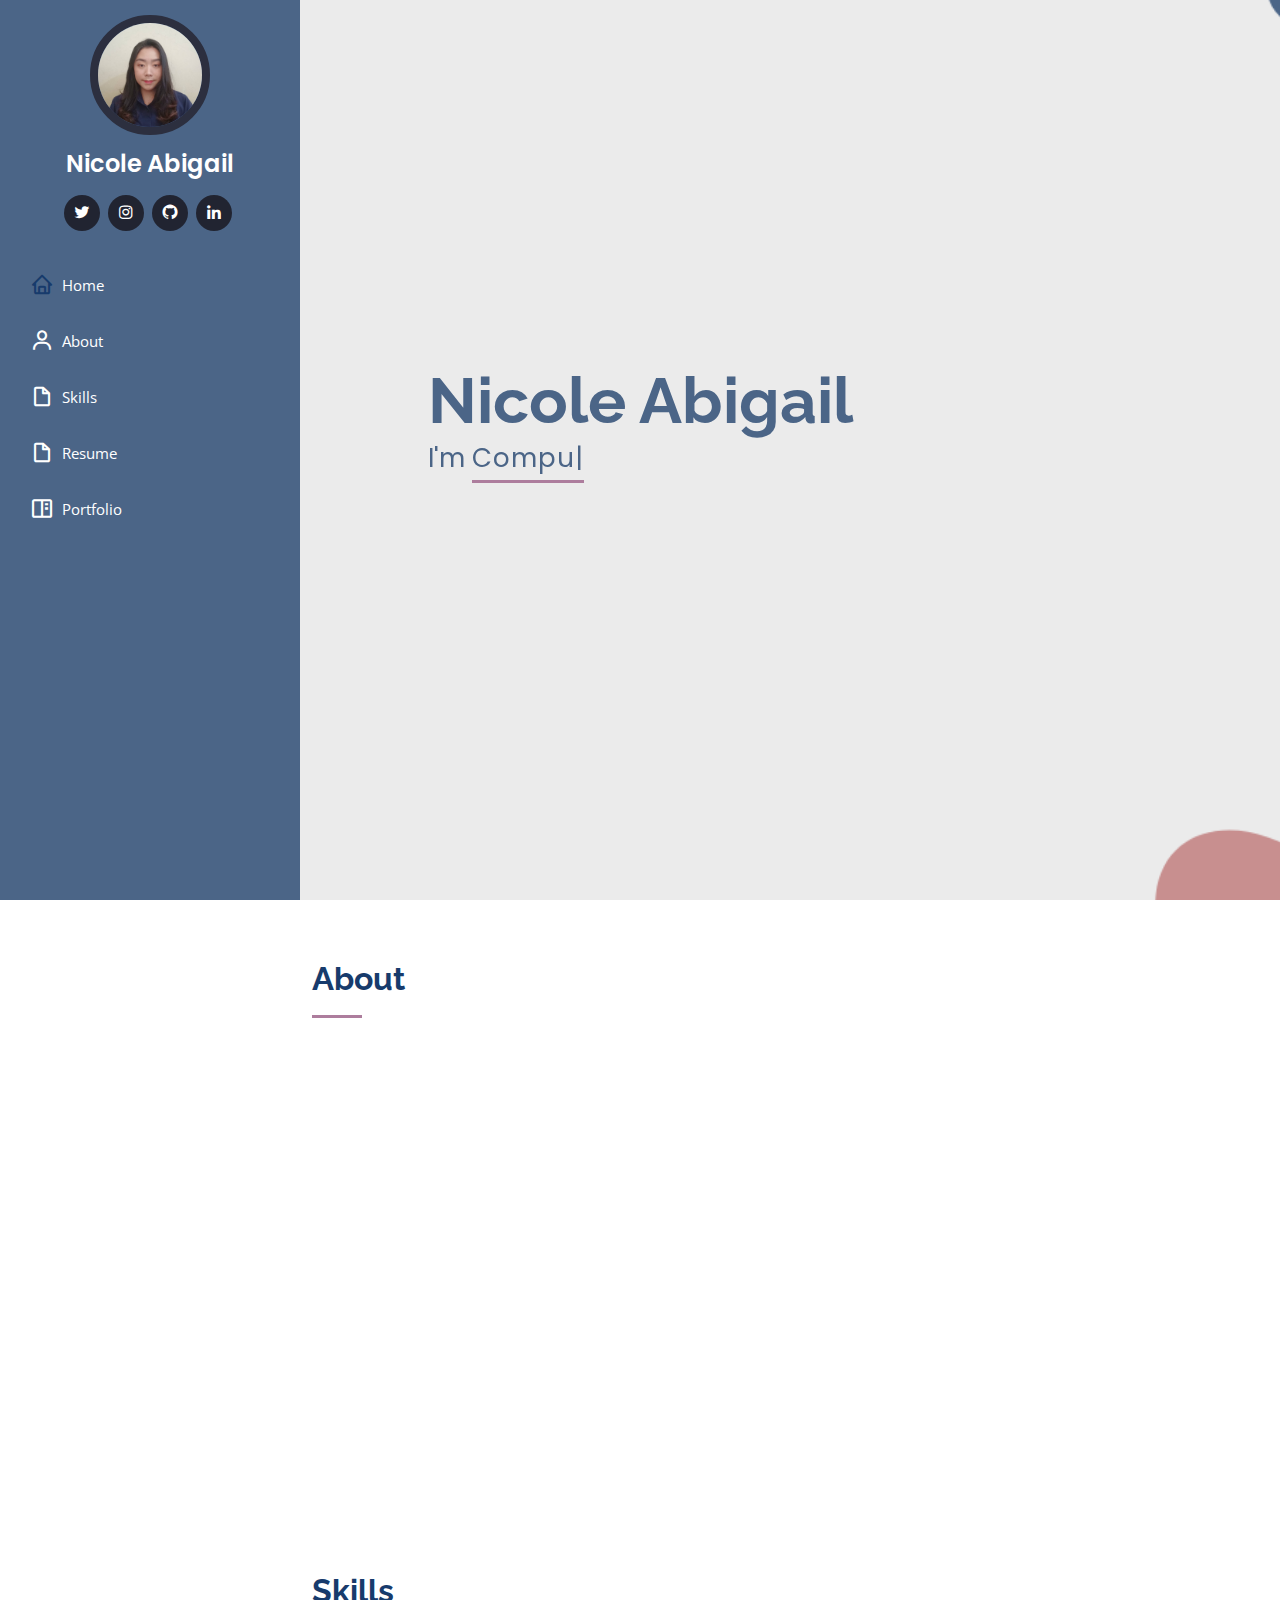
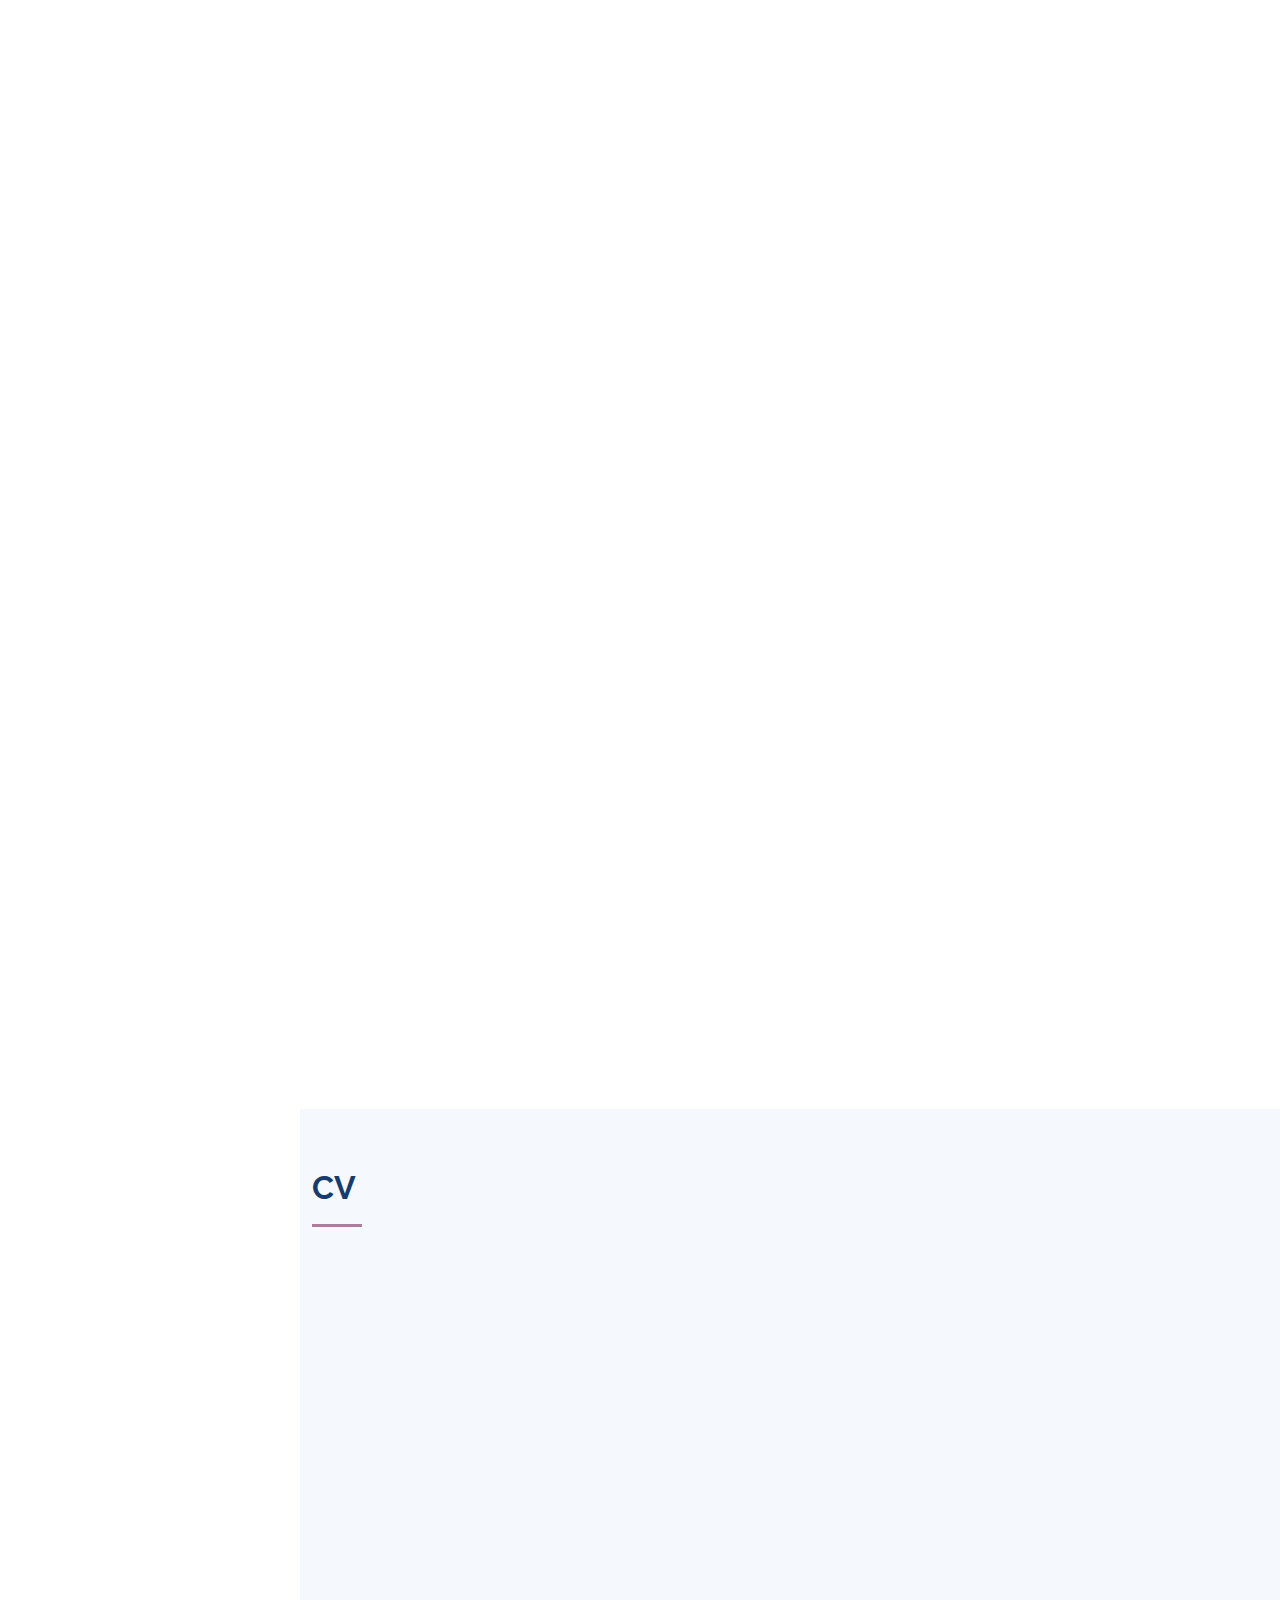
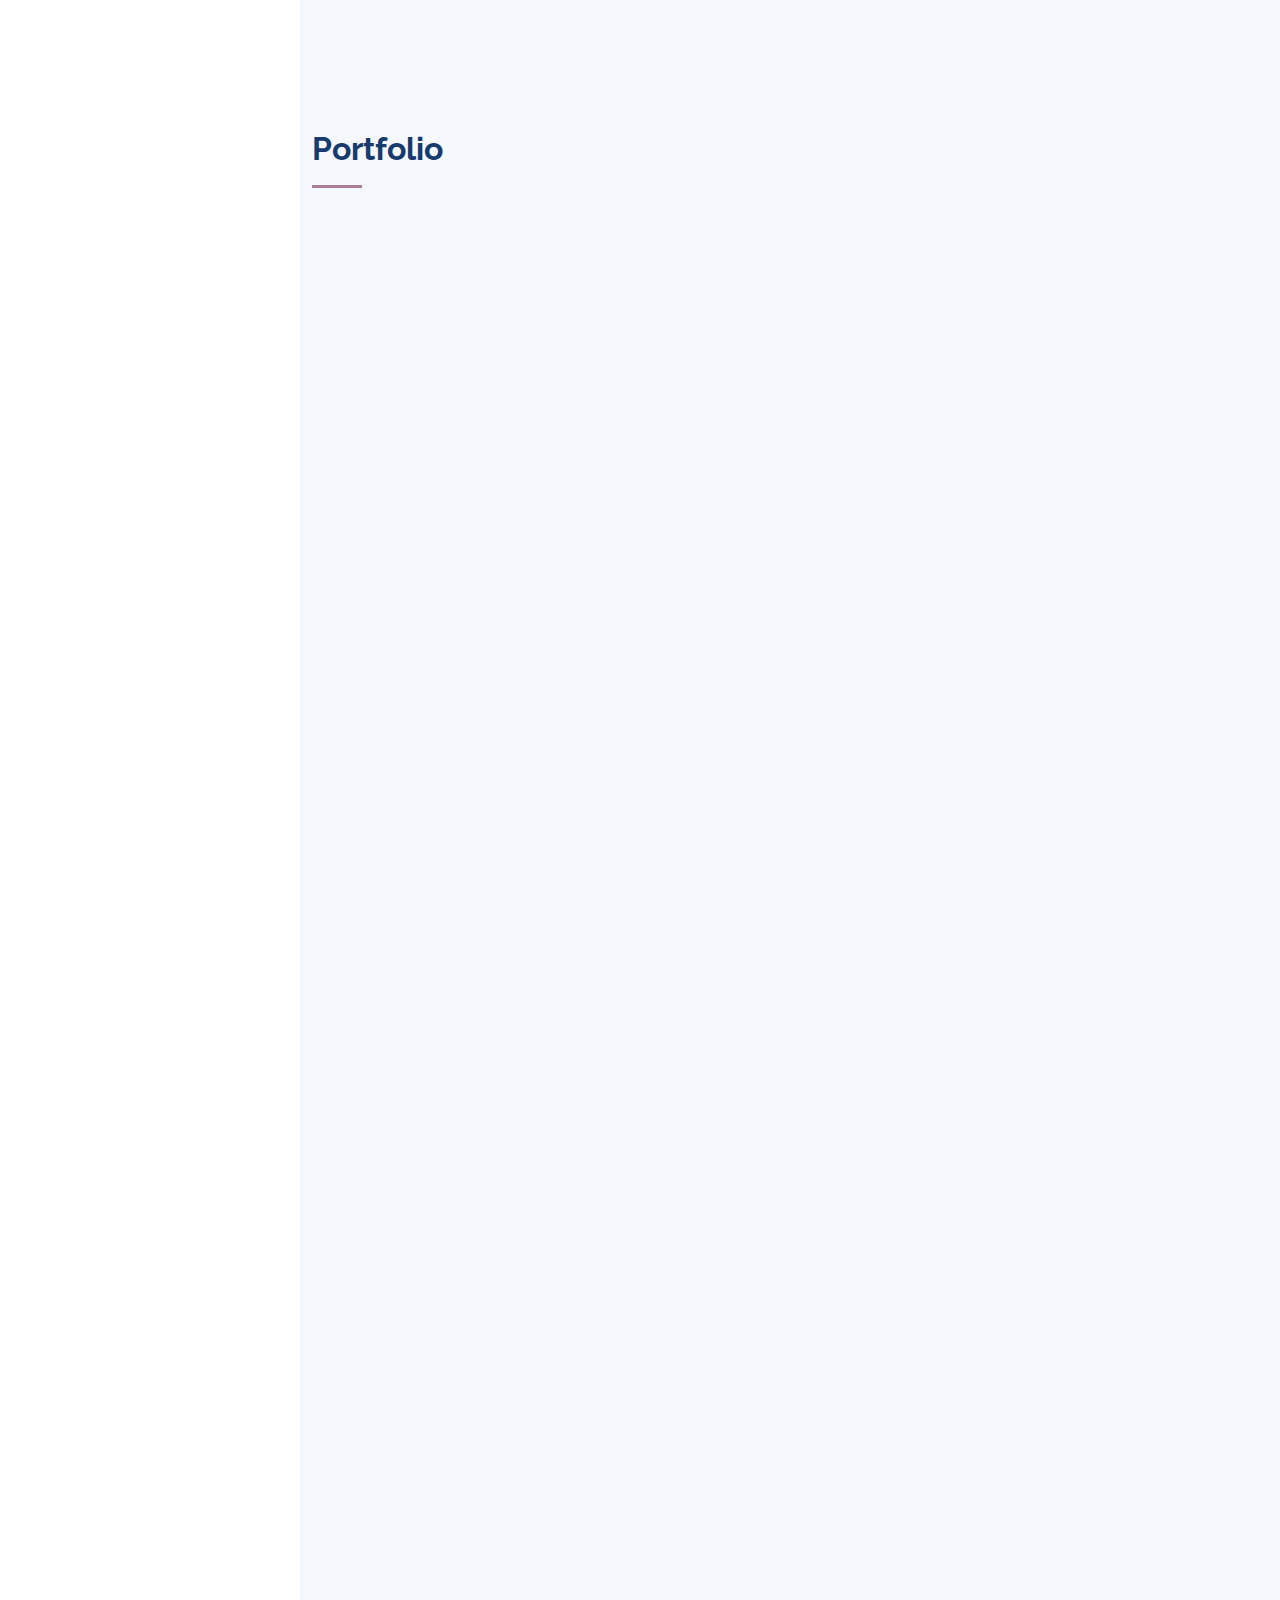
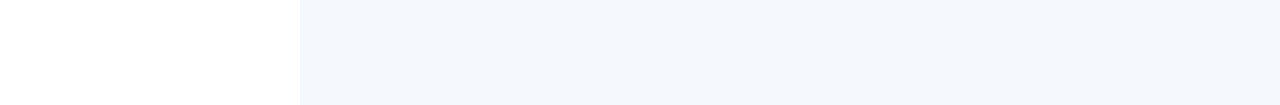
<file: index.html>
<!DOCTYPE html>
<html lang="en">

<head>
  <meta charset="utf-8">
  <meta content="width=device-width, initial-scale=1.0" name="viewport">

  <title>Nicole Abigail</title>
  <meta content="" name="description">
  <meta content="" name="keywords">

  <!-- Favicons -->
  <link href="assets/img/apple-touch-icon.png" rel="apple-touch-icon">


  <!-- Google Fonts -->
  <link href="https://fonts.googleapis.com/css?family=Open+Sans:300,300i,400,400i,600,600i,700,700i|Raleway:300,300i,400,400i,500,500i,600,600i,700,700i|Poppins:300,300i,400,400i,500,500i,600,600i,700,700i" rel="stylesheet">

  <!-- Vendor CSS Files -->
  <link href="assets/vendor/aos/aos.css" rel="stylesheet">
  <link href="assets/vendor/bootstrap/css/bootstrap.min.css" rel="stylesheet">
  <link href="assets/vendor/bootstrap-icons/bootstrap-icons.css" rel="stylesheet">
  <link href="assets/vendor/boxicons/css/boxicons.min.css" rel="stylesheet">
  <link href="assets/vendor/glightbox/css/glightbox.min.css" rel="stylesheet">
  <link href="assets/vendor/swiper/swiper-bundle.min.css" rel="stylesheet">

  <!-- Template Main CSS File -->
  <link href="assets/css/style.css" rel="stylesheet">

</head>

<body>

  <!-- ======= Mobile nav toggle button ======= -->
  <i class="bi bi-list mobile-nav-toggle d-xl-none"></i>

  <!-- ======= Header ======= -->
  <header id="header">
    <div class="d-flex flex-column">

      <div class="profile">
        <img src="assets/img/portfolio/fotoprofile.png" alt="" class="img-fluid rounded-circle">
        <h1 class="text-light"><a href="index.html">Nicole Abigail</a></h1>
        <div class="social-links mt-3 text-center">
          <a href="https://www.twitter.com/nicoledanboard" class="twitter"><i class="bx bxl-twitter"></i></a>
          <a href="https://www.instagram.com/nicoleaw_" class="instagram"><i class="bx bxl-instagram"></i></a>
          <a href="https://github.com/nicoleabigail" class="google-plus"><i class="bx bxl-github"></i></a>
          <a href="https://www.linkedin.com/in/nicole-abigail/" class="linkedin"><i class="bx bxl-linkedin"></i></a>
        </div>
      </div>

      <nav id="navbar" class="nav-menu navbar">
        <ul>
          <li><a href="#hero" class="nav-link scrollto active"><i class="bx bx-home"></i> <span>Home</span></a></li>
          <li><a href="#about" class="nav-link scrollto"><i class="bx bx-user"></i> <span>About</span></a></li>
          <li><a href="#skills" class="nav-link scrollto"><i class="bx bx-file-blank"></i> <span>Skills</span></a></li>
          <li><a href="#resume" class="nav-link scrollto"><i class="bx bx-file-blank"></i> <span>Resume</span></a></li>
          <li><a href="#portfolio" class="nav-link scrollto"><i class="bx bx-book-content"></i> <span>Portfolio</span></a></li>
        </ul>
      </nav><!-- .nav-menu -->
    </div>
  </header><!-- End Header -->

  <!-- ======= Hero Section ======= -->
  <section id="hero" class="d-flex flex-column justify-content-center align-items-center">
    <div class="hero-container" data-aos="fade-in">
      <h1>Nicole Abigail</h1>
      <p>I'm <span class="typed" data-typed-items="Computer Science Student"></span></p>
    </div>
  </section><!-- End Hero -->

  <main id="main">

    <!-- ======= About Section ======= -->
    <section id="about" class="about">
      <div class="container">

        <div class="section-title">
          <h2>About</h2>
        </div>

        <div class="row">
          <div class="col-lg-4" data-aos="fade-right">
            <img src="assets/img/portfolio/fotoprofile.png" class="img-fluid" alt="">
          </div>
          <div class="col-lg-8 pt-4 pt-lg-0 content" data-aos="fade-left">
            <h3 >Personal Data</h3>
            <p class="mb-5">
              My name is Nicole Abigail, I'm a student in BINUS University. Currently I'm majoring Computer Science and take Database streaming.
              In database, I have learn many thing especially Big Data Processing and Data Mining, I also have an interest in Web Programming. During my study 
              in my college, I made some projects as VMall, Affame, Balakosa, Cycle, and many more.
          </p>
            <div class="row">
              <div class="col-lg-6">
                <ul>
                  <li><i class="bi bi-chevron-right"></i> <strong>Birthday:</strong> <span>1 August 2001</span></li>
                  <li><i class="bi bi-chevron-right"></i> <strong>Phone:</strong> <span>+628158132858</span></li>
                  <li><i class="bi bi-chevron-right"></i> <strong>City:</strong> <span>Indonesia, Jakarta</span></li>
                  <li><i class="bi bi-chevron-right"></i> <strong>Major:</strong> <span>Computer Science</span></li>
                </ul>
              </div>
              <div class="col-lg-6">
                <ul>
                  <li><i class="bi bi-chevron-right"></i> <strong>Age:</strong> <span>20</span></li>
                  <li><i class="bi bi-chevron-right"></i> <strong>Degree:</strong> <span>Undergraduate</span></li>
                  <li><i class="bi bi-chevron-right"></i> <strong>Email:</strong> <span>nicoledanboard@gmail.com</span></li>
                </ul>
              </div>
            </div>
          </div>
        </div>

      </div>
    </section><!-- End About Section -->
    
   

    <!-- ======= Skills Section ======= -->
      <section id="skills" class="resume">
        <div class="container">
          
          <div class="section-title">
          <h2>Skills</h2>
        </div>
        
        <div class="row">
          <div class="col-lg-6" data-aos="fade-up">
            <h3 class="resume-title">Software</h3>
            <div class="resume-item pb-0">
              <ul>
                <li>Microsoft Office</li>
                <li>Adobe Photoshop</li>
                <li>Adobe Animate</li>
                <li>Spark AR</li>
                <li>Figma</li>
              </ul>
            </div>

            <h3 class="resume-title">Programming</h3>
            <div class="resume-item">
              <ul>
                <li>SQL</li>
                <li>Python</li>
                <li>HTML</li>
                <li>CSS</li>
                <li>JavaScript</li>
                <li>Java</li>
                <li>Node.js</li>
                <li>PHP</li>
              </ul>
            </div>

          </div>
          <div class="col-lg-6" data-aos="fade-up" data-aos-delay="100">
          <h3 class="resume-title">Language</h3>
          <div class="resume-item">
            <ul>
              <li>Indonesian</li>
              <li>English</li>
            </ul>
          </div>
          <h3 class="resume-title">Softskill</h3>
          <div class="resume-item">
            <ul>
              <li>Leadership</li>
              <li>Communication</li>
              <li>Teamwork</li>
              <li>Problem Solving</li>
              <li>Critical Thinking</li>
              <li>Time Management</li>
              <li>Public Speaking</li>
            </ul>
          </div>

          </div>
        </div>
      
      </div>
    </section><!-- End Skills Section -->

    <!-- ======= Resume Section ======= -->
    <section id="resume" class="resume">
      <div class="container">
        
        <div class="section-title">
          <h2>Resume</h2>
        </div>
        
        <div class="row">
          <div class="col-lg-6" data-aos="fade-up">
            <h3 class="resume-title">Summary</h3>
            <div class="resume-item pb-0">
              <h4>Nicole Abigail</h4>
              <p><em>Hard-working, have a good communication skill, adaptable with new environment, and can work together in a team.</em></p>
              <ul>
                <li>Jakarta, Indonesia</li>
                <li>+628158132858</li>
                <li>nicoledanboard@gmail.com</li>
              </ul>
            </div>
            <h3 class="resume-title">Education</h3>
            <div class="resume-item">
              <h4>BINUS University</h4>
              <h5>2019 - Present</h5>
              <p><em>Computer Science</em></p>
            </div>
            <div class="resume-item">
              <h4>SMAK IPEKA Tomang</h4>
              <h5>2016 - 2019</h5>
              <p><em>Science</em></p>
            </div>
            <h3 class="resume-title">Organization Experience</h3>
            <div class="resume-item">
              <h4>Himpunan Mahasiswa Teknik Informatika</h4>
              <h5>2020 - Present</h5>
              <ul>
                <li>Web Development Division</li>
                <li>Promotion Divison for HIMTI Workshop and Study Tour Event</li>
                <li>HIMTI KIT Division for HIMTI Togetherness and Top Performances Event</li>
                <li>Secretary and Treasurer for Community Service Event</li>
                <li>Fund Coordinator for HIMTI Farewell Event</li>
                <li>Ketua Disiplin Division for HIMTI Leadership Training Event</li>
                <li>Promotion Vice Coordinator for Computer Run Event</li>
              </ul>
            </div>
            <div class="resume-item">
              <h4>ICPC - International Collegiate Programming Contest</h4>
              <h5>December 2020</h5>
              <p><em>Exam Proctor</em></p>
              <p>Supervise coding competition participants.</p>
            </div>
            <div class="resume-item">
              <h4>Freshmen Leader in BINUS University</h4>
              <h5>August 2020</h5>
              <p>Introduce the campus environment to new students by being a good leader.</p>
            </div>
            <div class="resume-item">
              <h4>Freshmen Partner in BINUS University</h4>
              <h5>September 2020 - April 2021</h5>
              <p>Become a partner for new students for one year by bringing materials and accompanying new students to run their academic experience.</p>
            </div>
            <div class="resume-item">
              <h4>First Year Program Leader in BINUS University</h4>
              <h5>August 2021 - Present</h5>
              <p>Being a leader in the first new year program, I guide Freshmen Leader and Freshmen Partner who will later be tasked with guiding new students.</p>
            </div>
            
            
          </div>
          <div class="col-lg-6" data-aos="fade-up" data-aos-delay="100">
            <h3 class="resume-title">Work Experience</h3>
            <div class="resume-item">
              <h4>Sales Promotion Girl</h4>
              <h5>June 2018</h5>
              <p><em>Yuzu, Pekan Raya Jakarta (PRJ)</em></p>
              <ul>
                <li>Offer and sell goods, and also learn to build relationships with other people.</li>
                <li>Disseminate information about products sold to new customers.</li>
              </ul>
            </div>
            <div class="resume-item">
              <h4>Sales Promotion Girl</h4>
              <h5>August 2018 - September 2018</h5>
              <p><em>Frisian Flag</em></p>
              <ul>
                <li>Develop my ability to adapt to a new environment, and also how to become a good sales.</li>
                <li>Work to get a predetermined target.</li>
                <li>Improve my ability to work in a team.</li>
              </ul>
            </div>
            <div class="resume-item">
              <h4>Sales Promotion Girl</h4>
              <h5>June 2019 - July 2019</h5>
              <p><em>Garudafood Pekan Raya Jakarta (PRJ)</em></p>
              <ul>
                <li>Help promote the goods sold and also improve my ability in public speaking.</li>
                <li>Increase profit by 200% on the last day of the event.</li>
                <li>Get a lot of relations and connections.</li>
              </ul>
            </div>
            
            

            <h3 class="resume-title">Certificate</h3>
            <div class="resume-item">
              <h4>SQL</h4>
              <ul>
                <li>SQL Course By Progate</li>
                <li>SQL Course By SoloLearn</li>
                <li>Fundamental SQL using SELECT statement By DQLab</li>
              </ul>
            </div>
            <div class="resume-item">
              <h4>Python</h4>
              <ul>
                <li>Python Course By Progate</li>
                <li>Python Fundamental For Data Science By DQLab</li>
              </ul>
            </div>
            <div class="resume-item">
              <h4>R</h4>
              <ul>
                <li>R Fundamental For Data Science By DQLab</li>
                <li>Introduction to Data Science with R</li>
              </ul>
            </div>
            <div class="resume-item">
              <h4>HTML & CSS By Progate</h4>
            </div>
            <div class="resume-item">
              <h4>Git By Progate</h4>
            </div>
            <div class="resume-item">
              <h4>Node.js By Progate</h4>
            </div>
            <div class="resume-item">
              <h4>JavaScript By Progate</h4>
            </div>
            <div class="resume-item">
              <h4>Data Science By SoloLearn</h4>
            </div>
            <div class="resume-item">
              <h4>PHP By Progate</h4>
            </div>
            <div class="resume-item">
              <h4>Leadership Development Program By Pemimpin.id</h4>
            </div>
          </div>
        </div>

        

      </div>
    </section>

      <section id="cv" class="cv section-bg">
        <div class="container">
          <div class="section-title">
            <h2>CV</h2>
          </div>

          <div class="row cv-container" data-aos="fade-up" data-aos-delay="100">
  
            <div class="col-lg-4 col-md-6 cv-item filter-cvats">
              <div class="cv-wrap">
                <img src="assets/img/portfolio/cv ats.png" class="img-fluid" alt="">
                <div class="cv-links">
                  <a href="assets/img/portfolio/cv ats.png" data-gallery="cvGallery" class="cv-lightbox" title="Cv Atx"><i class="bx bx-plus"></i></a>
                  <a href="https://docs.google.com/document/d/1v7DYL2kF7RLJQ3IOYVdFp1aLVr4W--1X/edit?usp=sharing&ouid=104695611409170649933&rtpof=true&sd=true" title="More Details"><i class="bx bx-link"></i></a>
                </div>
              </div>
            </div>
  
            <div class="col-lg-4 col-md-6 cv-item filter-cvdesign">
              <div class="cv-wrap">
                <img src="assets/img/portfolio/cv design.png" class="img-fluid" alt="">
                <div class="cv-links">
                  <a href="assets/img/portfolio/cv design.png" data-gallery="cvGallery" class="cv-lightbox" title="Cv Design"><i class="bx bx-plus"></i></a>
                  <a href="https://drive.google.com/file/d/1ZcvS0Y45X80WLBIqZlBFsobINFlBAXUS/view?usp=sharing" title="More Details"><i class="bx bx-link"></i></a>
                </div>
              </div>
            </div>
          </div>
        </div>
  
    </section><!-- End Resume Section -->

    <!-- ======= Portfolio Section ======= -->
    <section id="portfolio" class="portfolio section-bg">
      <div class="container">

        <div class="section-title">
          <h2>Portfolio</h2>
        </div>

        <div class="row" data-aos="fade-up">
          <div class="col-lg-12 d-flex justify-content-center">
            <ul id="portfolio-flters">
              <li data-filter="*" class="filter-active">All</li>
              <li data-filter=".filter-uiuxapp">UI/UX App</li>
              <li data-filter=".filter-uiuxweb">UI/UX Web</li>
              <li data-filter=".filter-web">Web</li>
              <li data-filter=".filter-db">Database</li>
            </ul>
          </div>
        </div>

        <div class="row portfolio-container" data-aos="fade-up" data-aos-delay="100">

          <div class="col-lg-4 col-md-6 portfolio-item filter-uiuxapp">
            <div class="portfolio-wrap">
              <img src="assets/img/portfolio/logocycle.png" class="img-fluid" alt="">
              <div class="portfolio-links">
                <a href="assets/img/portfolio/logocycle.png" data-gallery="portfolioGallery" class="portfolio-lightbox" title="App 1"><i class="bx bx-plus"></i></a>
                <a href="cycle.html" title="More Details"><i class="bx bx-link"></i></a>
              </div>
            </div>
          </div>

          <div class="col-lg-4 col-md-6 portfolio-item filter-web">
            <div class="portfolio-wrap">
              <img src="assets/img/portfolio/logovmall.png" class="img-fluid" alt="">
              <div class="portfolio-links">
                <a href="assets/img/portfolio/logovmall.png" data-gallery="portfolioGallery" class="portfolio-lightbox" title="Web 1"><i class="bx bx-plus"></i></a>
                <a href="vmall.html" title="More Details"><i class="bx bx-link"></i></a>
              </div>
            </div>
          </div>

          <div class="col-lg-4 col-md-6 portfolio-item filter-web">
            <div class="portfolio-wrap">
              <img src="assets/img/portfolio/logoaffame.png" class="img-fluid" alt="">
              <div class="portfolio-links">
                <a href="assets/img/portfolio/logoaffame.png" data-gallery="portfolioGallery" class="portfolio-lightbox" title="App 2"><i class="bx bx-plus"></i></a>
                <a href="affame.html" title="More Details"><i class="bx bx-link"></i></a>
              </div>
            </div>
          </div>

          <div class="col-lg-4 col-md-6 portfolio-item filter-web">
            <div class="portfolio-wrap">
              <img src="assets/img/portfolio/logoapple.png" class="img-fluid" alt="">
              <div class="portfolio-links">
                <a href="assets/img/portfolio/logoapple.png" data-gallery="portfolioGallery" class="portfolio-lightbox" title="Card 2"><i class="bx bx-plus"></i></a>
                <a href="apple.html" title="More Details"><i class="bx bx-link"></i></a>
              </div>
            </div>
          </div>

          <div class="col-lg-4 col-md-6 portfolio-item filter-web">
            <div class="portfolio-wrap">
              <img src="assets/img/portfolio/logodvdrental.png" class="img-fluid" alt="">
              <div class="portfolio-links">
                <a href="assets/img/portfolio/logodvdrental.png" data-gallery="portfolioGallery" class="portfolio-lightbox" title="Web 2"><i class="bx bx-plus"></i></a>
                <a href="dvd.html" title="More Details"><i class="bx bx-link"></i></a>
              </div>
            </div>
          </div>

          <div class="col-lg-4 col-md-6 portfolio-item filter-uiuxweb">
            <div class="portfolio-wrap">
              <img src="assets/img/portfolio/logoeconature.png" class="img-fluid" alt="">
              <div class="portfolio-links">
                <a href="assets/img/portfolio/logoeconature.png" data-gallery="portfolioGallery" class="portfolio-lightbox" title="App 3"><i class="bx bx-plus"></i></a>
                <a href="econature.html" title="More Details"><i class="bx bx-link"></i></a>
              </div>
            </div>
          </div>

          <div class="col-lg-4 col-md-6 portfolio-item filter-uiuxapp">
            <div class="portfolio-wrap">
              <img src="assets/img/portfolio/logopsyche.png" class="img-fluid" alt="">
              <div class="portfolio-links">
                <a href="assets/img/portfolio/logopsyche.png" data-gallery="portfolioGallery" class="portfolio-lightbox" title="Web 3"><i class="bx bx-plus"></i></a>
                <a href="psyche.html" title="More Details"><i class="bx bx-link"></i></a>
              </div>
            </div>
          </div>

         <!--

           <div class="col-lg-4 col-md-6 portfolio-item filter-uiuxweb">
             <div class="portfolio-wrap">
               <img src="assets/img/portfolio/logobalakosa.png" class="img-fluid" alt="">
               <div class="portfolio-links">
                 <a href="assets/img/portfolio/logobalakosa.png" data-gallery="portfolioGallery" class="portfolio-lightbox" title="Card 1"><i class="bx bx-plus"></i></a>
                 <a href="balakosa.html" title="More Details"><i class="bx bx-link"></i></a>
                </div>
              </div>
            </div>
            
          --> 
          <div class="col-lg-4 col-md-6 portfolio-item filter-uiuxweb">
            <div class="portfolio-wrap">
              <img src="assets/img/portfolio/logopwninew.png" class="img-fluid" alt="">
              <div class="portfolio-links">
                <a href="assets/img/portfolio/logopwninew.png" data-gallery="portfolioGallery" class="portfolio-lightbox" title="Card 3"><i class="bx bx-plus"></i></a>
                <a href="pwni.html" title="More Details"><i class="bx bx-link"></i></a>
              </div>
            </div>
          </div>

          <div class="col-lg-4 col-md-6 portfolio-item filter-db">
            <div class="portfolio-wrap">
              <img src="assets/img/portfolio/erddb.png" class="img-fluid" alt="">
              <div class="portfolio-links">
                <a href="assets/img/portfolio/erddb.png" data-gallery="portfolioGallery" class="portfolio-lightbox" title="Web 3"><i class="bx bx-plus"></i></a>
                <a href="erd.html" title="More Details"><i class="bx bx-link"></i></a>
              </div>
            </div>
          </div>

          <div class="col-lg-4 col-md-6 portfolio-item filter-web">
            <div class="portfolio-wrap">
              <img src="assets/img/portfolio/logofrawlsalla.png" class="img-fluid" alt="">
              <div class="portfolio-links">
                <a href="assets/img/portfolio/logofrawlsalla.png" data-gallery="portfolioGallery" class="portfolio-lightbox" title="Web 3"><i class="bx bx-plus"></i></a>
                <a href="frawlsalla.html" title="More Details"><i class="bx bx-link"></i></a>
              </div>
            </div>
          </div>


          <div class="col-lg-4 col-md-6 portfolio-item filter-db">
            <div class="portfolio-wrap">
              <img src="assets/img/portfolio/datacover" class="img-fluid" alt="">
              <div class="portfolio-links">
                <a href="assets/img/portfolio/datacover" data-gallery="portfolioGallery" class="portfolio-lightbox" title="Web 3"><i class="bx bx-plus"></i></a>
                <a href="data.html" title="More Details"><i class="bx bx-link"></i></a>
              </div>
            </div>
          </div>


        </div>

      </div>
    </section><!-- End Portfolio Section -->
  </main><!-- End #main -->

  

  <a href="#" class="back-to-top d-flex align-items-center justify-content-center"><i class="bi bi-arrow-up-short"></i></a>

  <!-- Vendor JS Files -->
  <script src="assets/vendor/aos/aos.js"></script>
  <script src="assets/vendor/bootstrap/js/bootstrap.bundle.min.js"></script>
  <script src="assets/vendor/glightbox/js/glightbox.min.js"></script>
  <script src="assets/vendor/isotope-layout/isotope.pkgd.min.js"></script>
  <script src="assets/vendor/php-email-form/validate.js"></script>
  <script src="assets/vendor/purecounter/purecounter.js"></script>
  <script src="assets/vendor/swiper/swiper-bundle.min.js"></script>
  <script src="assets/vendor/typed.js/typed.min.js"></script>
  <script src="assets/vendor/waypoints/noframework.waypoints.js"></script>

  <!-- Template Main JS File -->
  <script src="assets/js/main.js"></script>

</body>

</html>
</file>
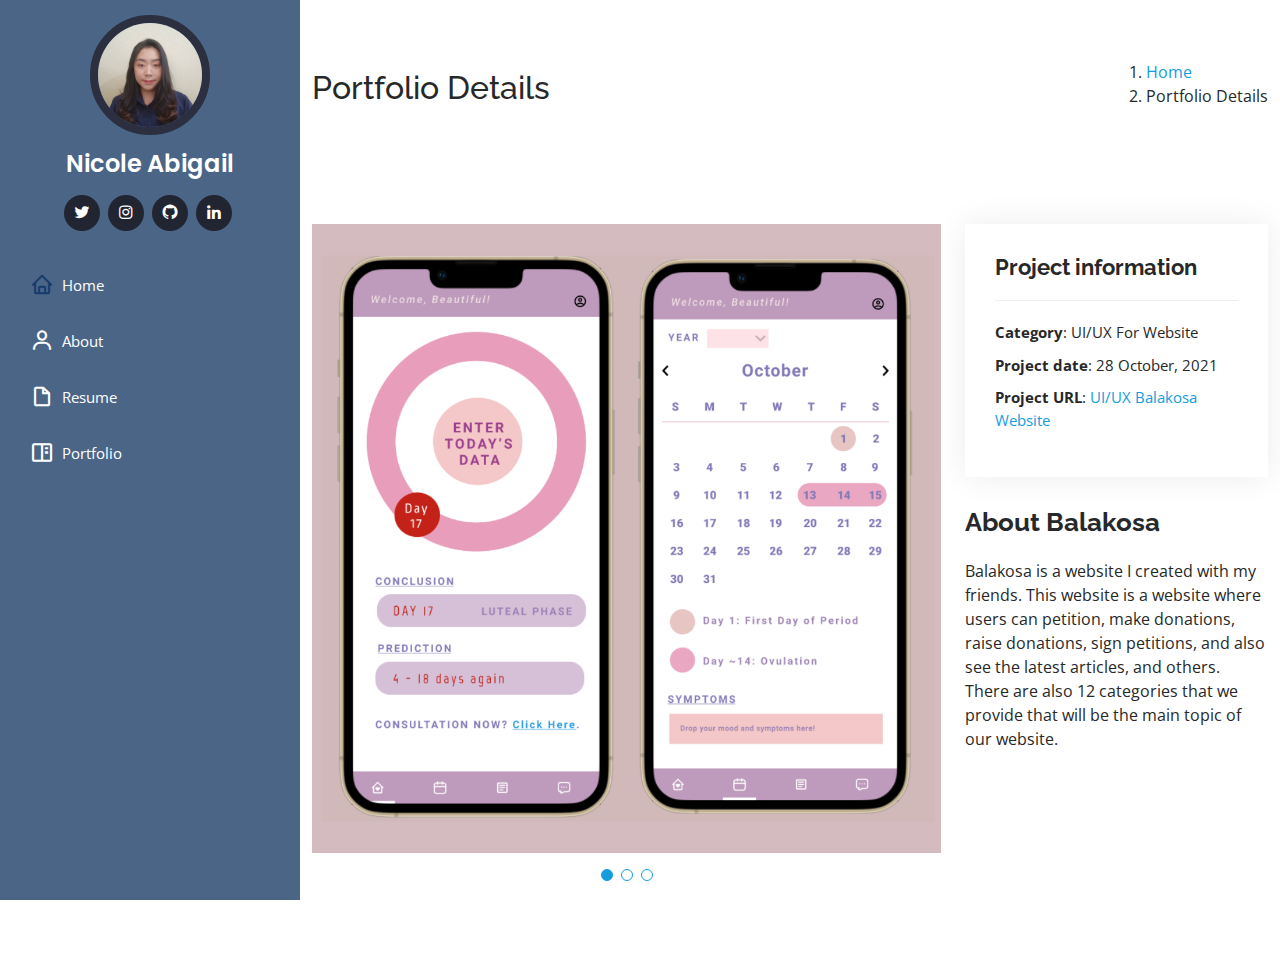
<file: balakosa.html>
<!DOCTYPE html>
<html lang="en">

<head>
  <meta charset="utf-8">
  <meta content="width=device-width, initial-scale=1.0" name="viewport">

  <title>Nicole Abigail</title>
  <meta content="" name="description">
  <meta content="" name="keywords">

  <!-- Favicons -->
  <link href="assets/img/apple-touch-icon.png" rel="apple-touch-icon">

  <!-- Google Fonts -->
  <link href="https://fonts.googleapis.com/css?family=Open+Sans:300,300i,400,400i,600,600i,700,700i|Raleway:300,300i,400,400i,500,500i,600,600i,700,700i|Poppins:300,300i,400,400i,500,500i,600,600i,700,700i" rel="stylesheet">

  <!-- Vendor CSS Files -->
  <link href="assets/vendor/aos/aos.css" rel="stylesheet">
  <link href="assets/vendor/bootstrap/css/bootstrap.min.css" rel="stylesheet">
  <link href="assets/vendor/bootstrap-icons/bootstrap-icons.css" rel="stylesheet">
  <link href="assets/vendor/boxicons/css/boxicons.min.css" rel="stylesheet">
  <link href="assets/vendor/glightbox/css/glightbox.min.css" rel="stylesheet">
  <link href="assets/vendor/swiper/swiper-bundle.min.css" rel="stylesheet">

  <!-- Template Main CSS File -->
  <link href="assets/css/style.css" rel="stylesheet">


</head>

<body>

  <!-- ======= Mobile nav toggle button ======= -->
  <i class="bi bi-list mobile-nav-toggle d-xl-none"></i>

  <!-- ======= Header ======= -->
  <header id="header">
    <div class="d-flex flex-column">

      <div class="profile">
        <img src="assets/img/portfolio/fotoprofile.png" alt="" class="img-fluid rounded-circle">
        <h1 class="text-light"><a href="index.html">Nicole Abigail</a></h1>
        <div class="social-links mt-3 text-center">
          <a href="https://www.twitter.com/nicoledanboard" class="twitter"><i class="bx bxl-twitter"></i></a>
          <a href="https://www.instagram.com/nicoleeaa__" class="instagram"><i class="bx bxl-instagram"></i></a>
          <a href="#" class="google-plus"><i class="bx bxl-github"></i></a>
          <a href="https://www.linkedin.com/in/nicole-abigail/" class="linkedin"><i class="bx bxl-linkedin"></i></a>
        </div>
      </div>

      <nav id="navbar" class="nav-menu navbar">
        <ul>
          <li><a href="#hero" class="nav-link scrollto active"><i class="bx bx-home"></i> <span>Home</span></a></li>
          <li><a href="#about" class="nav-link scrollto"><i class="bx bx-user"></i> <span>About</span></a></li>
          <li><a href="#resume" class="nav-link scrollto"><i class="bx bx-file-blank"></i> <span>Resume</span></a></li>
          <li><a href="#portfolio" class="nav-link scrollto"><i class="bx bx-book-content"></i> <span>Portfolio</span></a></li>
        </ul>
      </nav><!-- .nav-menu -->
    </div>
  </header><!-- End Header -->

  <main id="main">

    <!-- ======= Breadcrumbs ======= -->
    <section id="breadcrumbs" class="breadcrumbs">
      <div class="container">

        <div class="d-flex justify-content-between align-items-center">
          <h2>Portfolio Details</h2>
          <ol>
            <li><a href="index.html">Home</a></li>
            <li>Portfolio Details</li>
          </ol>
        </div>

      </div>
    </section><!-- End Breadcrumbs -->

    <!-- ======= Portfolio Details Section ======= -->
    <section id="portfolio-details" class="portfolio-details">
      <div class="container">

        <div class="row gy-4">

          <div class="col-lg-8">
            <div class="portfolio-details-slider swiper">
              <div class="swiper-wrapper align-items-center">

                <div class="swiper-slide">
                  <img src="assets/img/portfolio/cycle1.png" alt="">
                </div>

                <div class="swiper-slide">
                  <img src="assets/img/portfolio/cycle2.png" alt="">
                </div>

                <div class="swiper-slide">
                  <img src="assets/img/portfolio/cycle3.png" alt="">
                </div>

              </div>
              <div class="swiper-pagination"></div>
            </div>
          </div>

          <div class="col-lg-4">
            <div class="portfolio-info">
              <h3>Project information</h3>
              <ul>
                <li><strong>Category</strong>: UI/UX For Website</li>
                <li><strong>Project date</strong>: 28 October, 2021</li>
                <li><strong>Project URL</strong>: <a href="#">UI/UX Balakosa Website</a></li>
              </ul>
            </div>
            <div class="portfolio-description">
              <h2>About Balakosa</h2>
              <p>
                Balakosa is a website I created with my friends. This website is a website where users can petition, make donations, raise donations, sign petitions, and also see the latest articles, and others. There are also 12 categories that we provide that will be the main topic of our website.
              </p>
            </div>
          </div>

        </div>

      </div>
    </section><!-- End Portfolio Details Section -->

  </main><!-- End #main -->

  <!-- ======= Footer ======= -->
  
  <a href="#" class="back-to-top d-flex align-items-center justify-content-center"><i class="bi bi-arrow-up-short"></i></a>

  <!-- Vendor JS Files -->
  <script src="assets/vendor/aos/aos.js"></script>
  <script src="assets/vendor/bootstrap/js/bootstrap.bundle.min.js"></script>
  <script src="assets/vendor/glightbox/js/glightbox.min.js"></script>
  <script src="assets/vendor/isotope-layout/isotope.pkgd.min.js"></script>
  <script src="assets/vendor/php-email-form/validate.js"></script>
  <script src="assets/vendor/purecounter/purecounter.js"></script>
  <script src="assets/vendor/swiper/swiper-bundle.min.js"></script>
  <script src="assets/vendor/typed.js/typed.min.js"></script>
  <script src="assets/vendor/waypoints/noframework.waypoints.js"></script>

  <!-- Template Main JS File -->
  <script src="assets/js/main.js"></script>

</body>

</html>
</file>
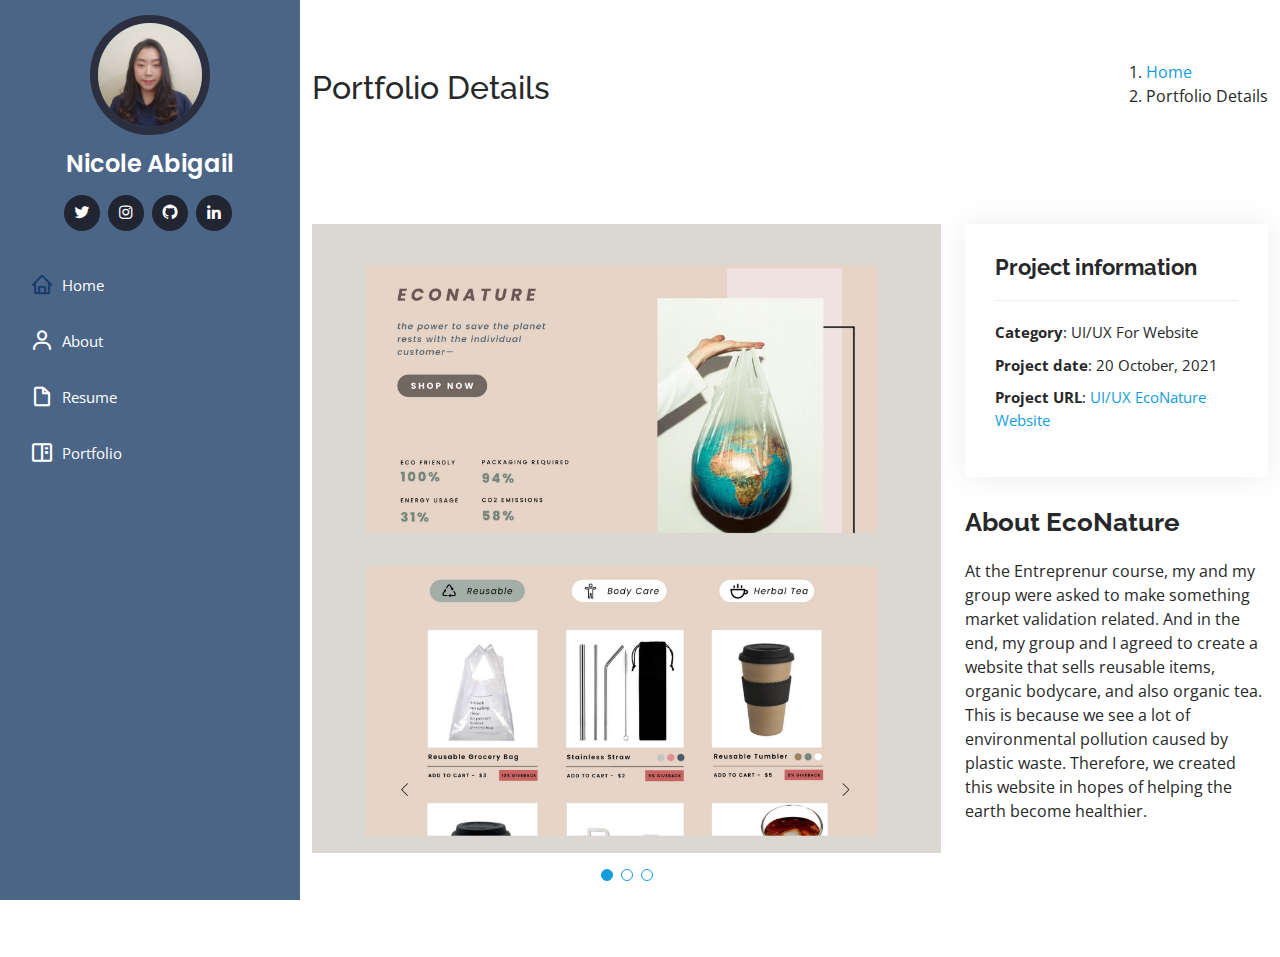
<file: econature.html>
<!DOCTYPE html>
<html lang="en">

<head>
  <meta charset="utf-8">
  <meta content="width=device-width, initial-scale=1.0" name="viewport">

  <title>Nicole Abigail</title>
  <meta content="" name="description">
  <meta content="" name="keywords">

  <!-- Favicons -->
  <link href="assets/img/apple-touch-icon.png" rel="apple-touch-icon">

  <!-- Google Fonts -->
  <link href="https://fonts.googleapis.com/css?family=Open+Sans:300,300i,400,400i,600,600i,700,700i|Raleway:300,300i,400,400i,500,500i,600,600i,700,700i|Poppins:300,300i,400,400i,500,500i,600,600i,700,700i" rel="stylesheet">

  <!-- Vendor CSS Files -->
  <link href="assets/vendor/aos/aos.css" rel="stylesheet">
  <link href="assets/vendor/bootstrap/css/bootstrap.min.css" rel="stylesheet">
  <link href="assets/vendor/bootstrap-icons/bootstrap-icons.css" rel="stylesheet">
  <link href="assets/vendor/boxicons/css/boxicons.min.css" rel="stylesheet">
  <link href="assets/vendor/glightbox/css/glightbox.min.css" rel="stylesheet">
  <link href="assets/vendor/swiper/swiper-bundle.min.css" rel="stylesheet">

  <!-- Template Main CSS File -->
  <link href="assets/css/style.css" rel="stylesheet">

  <!-- =======================================================
  * Template Name: iPortfolio - v3.6.0
  * Template URL: https://bootstrapmade.com/iportfolio-bootstrap-portfolio-websites-template/
  * Author: BootstrapMade.com
  * License: https://bootstrapmade.com/license/
  ======================================================== -->
</head>

<body>

  <!-- ======= Mobile nav toggle button ======= -->
  <i class="bi bi-list mobile-nav-toggle d-xl-none"></i>

  <!-- ======= Header ======= -->
  <header id="header">
    <div class="d-flex flex-column">

      <div class="profile">
        <img src="assets/img/portfolio/fotoprofile.png" alt="" class="img-fluid rounded-circle">
        <h1 class="text-light"><a href="index.html">Nicole Abigail</a></h1>
        <div class="social-links mt-3 text-center">
          <a href="https://www.twitter.com/nicoledanboard" class="twitter"><i class="bx bxl-twitter"></i></a>
          <a href="https://www.instagram.com/nicoleeaa__" class="instagram"><i class="bx bxl-instagram"></i></a>
          <a href="#" class="google-plus"><i class="bx bxl-github"></i></a>
          <a href="https://www.linkedin.com/in/nicole-abigail/" class="linkedin"><i class="bx bxl-linkedin"></i></a>
        </div>
      </div>

      <nav id="navbar" class="nav-menu navbar">
        <ul>
          <li><a href="#hero" class="nav-link scrollto active"><i class="bx bx-home"></i> <span>Home</span></a></li>
          <li><a href="#about" class="nav-link scrollto"><i class="bx bx-user"></i> <span>About</span></a></li>
          <li><a href="#resume" class="nav-link scrollto"><i class="bx bx-file-blank"></i> <span>Resume</span></a></li>
          <li><a href="#portfolio" class="nav-link scrollto"><i class="bx bx-book-content"></i> <span>Portfolio</span></a></li>
        </ul>
      </nav><!-- .nav-menu -->
    </div>
  </header><!-- End Header -->

  <main id="main">

    <!-- ======= Breadcrumbs ======= -->
    <section id="breadcrumbs" class="breadcrumbs">
      <div class="container">

        <div class="d-flex justify-content-between align-items-center">
          <h2>Portfolio Details</h2>
          <ol>
            <li><a href="index.html">Home</a></li>
            <li>Portfolio Details</li>
          </ol>
        </div>

      </div>
    </section><!-- End Breadcrumbs -->

    <!-- ======= Portfolio Details Section ======= -->
    <section id="portfolio-details" class="portfolio-details">
      <div class="container">

        <div class="row gy-4">

          <div class="col-lg-8">
            <div class="portfolio-details-slider swiper">
              <div class="swiper-wrapper align-items-center">

                <div class="swiper-slide">
                  <img src="assets/img/portfolio/econature1.png" alt="">
                </div>

                <div class="swiper-slide">
                  <img src="assets/img/portfolio/econature2.png" alt="">
                </div>

                <div class="swiper-slide">
                  <img src="assets/img/portfolio/econature3.png" alt="">
                </div>

              </div>
              <div class="swiper-pagination"></div>
            </div>
          </div>

          <div class="col-lg-4">
            <div class="portfolio-info">
              <h3>Project information</h3>
              <ul>
                <li><strong>Category</strong>: UI/UX For Website</li>
                <li><strong>Project date</strong>: 20 October, 2021</li>
                <li><strong>Project URL</strong>: <a href="https://www.figma.com/proto/FrGh9oigO0KnVrTAT9pj06/econature?node-id=1%3A2&scaling=min-zoom&page-id=0%3A1&starting-point-node-id=1%3A2">UI/UX EcoNature Website</a></li>
              </ul>
            </div>
            <div class="portfolio-description">
              <h2>About EcoNature</h2>
              <p>
                At the Entreprenur course, my and my group were asked to make something market validation related. And in the end, my group and I agreed to create a website that sells reusable items, organic bodycare, and also organic tea. This is because we see a lot of environmental pollution caused by plastic waste. Therefore, we created this website in hopes of helping the earth become healthier. 
              </p>
            </div>
          </div>

        </div>

      </div>
    </section><!-- End Portfolio Details Section -->

  </main><!-- End #main -->

  <!-- ======= Footer ======= -->
  
  <a href="#" class="back-to-top d-flex align-items-center justify-content-center"><i class="bi bi-arrow-up-short"></i></a>

  <!-- Vendor JS Files -->
  <script src="assets/vendor/aos/aos.js"></script>
  <script src="assets/vendor/bootstrap/js/bootstrap.bundle.min.js"></script>
  <script src="assets/vendor/glightbox/js/glightbox.min.js"></script>
  <script src="assets/vendor/isotope-layout/isotope.pkgd.min.js"></script>
  <script src="assets/vendor/php-email-form/validate.js"></script>
  <script src="assets/vendor/purecounter/purecounter.js"></script>
  <script src="assets/vendor/swiper/swiper-bundle.min.js"></script>
  <script src="assets/vendor/typed.js/typed.min.js"></script>
  <script src="assets/vendor/waypoints/noframework.waypoints.js"></script>

  <!-- Template Main JS File -->
  <script src="assets/js/main.js"></script>

</body>

</html>
</file>
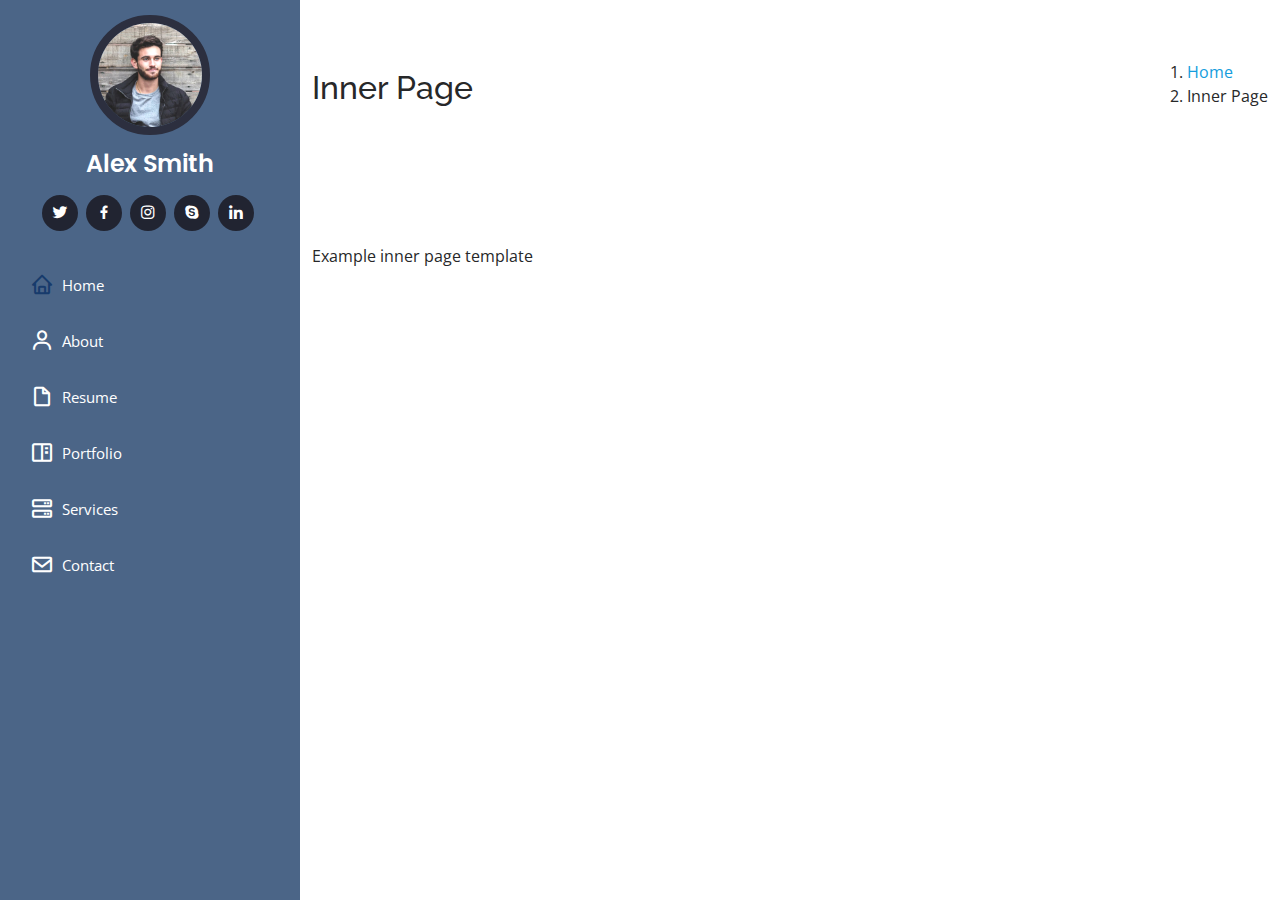
<file: inner-page.html>
<!DOCTYPE html>
<html lang="en">

<head>
  <meta charset="utf-8">
  <meta content="width=device-width, initial-scale=1.0" name="viewport">

  <title>Inner Page - iPortfolio Bootstrap Template</title>
  <meta content="" name="description">
  <meta content="" name="keywords">

  <!-- Favicons -->
  <link href="assets/img/apple-touch-icon.png" rel="apple-touch-icon">

  <!-- Google Fonts -->
  <link href="https://fonts.googleapis.com/css?family=Open+Sans:300,300i,400,400i,600,600i,700,700i|Raleway:300,300i,400,400i,500,500i,600,600i,700,700i|Poppins:300,300i,400,400i,500,500i,600,600i,700,700i" rel="stylesheet">

  <!-- Vendor CSS Files -->
  <link href="assets/vendor/aos/aos.css" rel="stylesheet">
  <link href="assets/vendor/bootstrap/css/bootstrap.min.css" rel="stylesheet">
  <link href="assets/vendor/bootstrap-icons/bootstrap-icons.css" rel="stylesheet">
  <link href="assets/vendor/boxicons/css/boxicons.min.css" rel="stylesheet">
  <link href="assets/vendor/glightbox/css/glightbox.min.css" rel="stylesheet">
  <link href="assets/vendor/swiper/swiper-bundle.min.css" rel="stylesheet">

  <!-- Template Main CSS File -->
  <link href="assets/css/style.css" rel="stylesheet">

  <!-- =======================================================
  * Template Name: iPortfolio - v3.6.0
  * Template URL: https://bootstrapmade.com/iportfolio-bootstrap-portfolio-websites-template/
  * Author: BootstrapMade.com
  * License: https://bootstrapmade.com/license/
  ======================================================== -->
</head>

<body>

  <!-- ======= Mobile nav toggle button ======= -->
  <i class="bi bi-list mobile-nav-toggle d-xl-none"></i>

  <!-- ======= Header ======= -->
  <header id="header">
    <div class="d-flex flex-column">

      <div class="profile">
        <img src="assets/img/profile-img.jpg" alt="" class="img-fluid rounded-circle">
        <h1 class="text-light"><a href="index.html">Alex Smith</a></h1>
        <div class="social-links mt-3 text-center">
          <a href="#" class="twitter"><i class="bx bxl-twitter"></i></a>
          <a href="#" class="facebook"><i class="bx bxl-facebook"></i></a>
          <a href="#" class="instagram"><i class="bx bxl-instagram"></i></a>
          <a href="#" class="google-plus"><i class="bx bxl-skype"></i></a>
          <a href="#" class="linkedin"><i class="bx bxl-linkedin"></i></a>
        </div>
      </div>

      <nav id="navbar" class="nav-menu navbar">
        <ul>
          <li><a href="#hero" class="nav-link scrollto active"><i class="bx bx-home"></i> <span>Home</span></a></li>
          <li><a href="#about" class="nav-link scrollto"><i class="bx bx-user"></i> <span>About</span></a></li>
          <li><a href="#resume" class="nav-link scrollto"><i class="bx bx-file-blank"></i> <span>Resume</span></a></li>
          <li><a href="#portfolio" class="nav-link scrollto"><i class="bx bx-book-content"></i> <span>Portfolio</span></a></li>
          <li><a href="#services" class="nav-link scrollto"><i class="bx bx-server"></i> <span>Services</span></a></li>
          <li><a href="#contact" class="nav-link scrollto"><i class="bx bx-envelope"></i> <span>Contact</span></a></li>
        </ul>
      </nav><!-- .nav-menu -->
    </div>
  </header><!-- End Header -->

  <main id="main">

    <!-- ======= Breadcrumbs ======= -->
    <section class="breadcrumbs">
      <div class="container">

        <div class="d-flex justify-content-between align-items-center">
          <h2>Inner Page</h2>
          <ol>
            <li><a href="index.html">Home</a></li>
            <li>Inner Page</li>
          </ol>
        </div>

      </div>
    </section><!-- End Breadcrumbs -->

    <section class="inner-page">
      <div class="container">
        <p>
          Example inner page template
        </p>
      </div>
    </section>

  </main><!-- End #main -->

  <!-- ======= Footer ======= -->
  <footer id="footer">
    <div class="container">
      <div class="copyright">
        &copy; Copyright <strong><span>iPortfolio</span></strong>
      </div>
      <div class="credits">
        <!-- All the links in the footer should remain intact. -->
        <!-- You can delete the links only if you purchased the pro version. -->
        <!-- Licensing information: https://bootstrapmade.com/license/ -->
        <!-- Purchase the pro version with working PHP/AJAX contact form: https://bootstrapmade.com/iportfolio-bootstrap-portfolio-websites-template/ -->
        Designed by <a href="https://bootstrapmade.com/">BootstrapMade</a>
      </div>
    </div>
  </footer><!-- End  Footer -->

  <a href="#" class="back-to-top d-flex align-items-center justify-content-center"><i class="bi bi-arrow-up-short"></i></a>

  <!-- Vendor JS Files -->
  <script src="assets/vendor/aos/aos.js"></script>
  <script src="assets/vendor/bootstrap/js/bootstrap.bundle.min.js"></script>
  <script src="assets/vendor/glightbox/js/glightbox.min.js"></script>
  <script src="assets/vendor/isotope-layout/isotope.pkgd.min.js"></script>
  <script src="assets/vendor/php-email-form/validate.js"></script>
  <script src="assets/vendor/purecounter/purecounter.js"></script>
  <script src="assets/vendor/swiper/swiper-bundle.min.js"></script>
  <script src="assets/vendor/typed.js/typed.min.js"></script>
  <script src="assets/vendor/waypoints/noframework.waypoints.js"></script>

  <!-- Template Main JS File -->
  <script src="assets/js/main.js"></script>

</body>

</html>
</file>
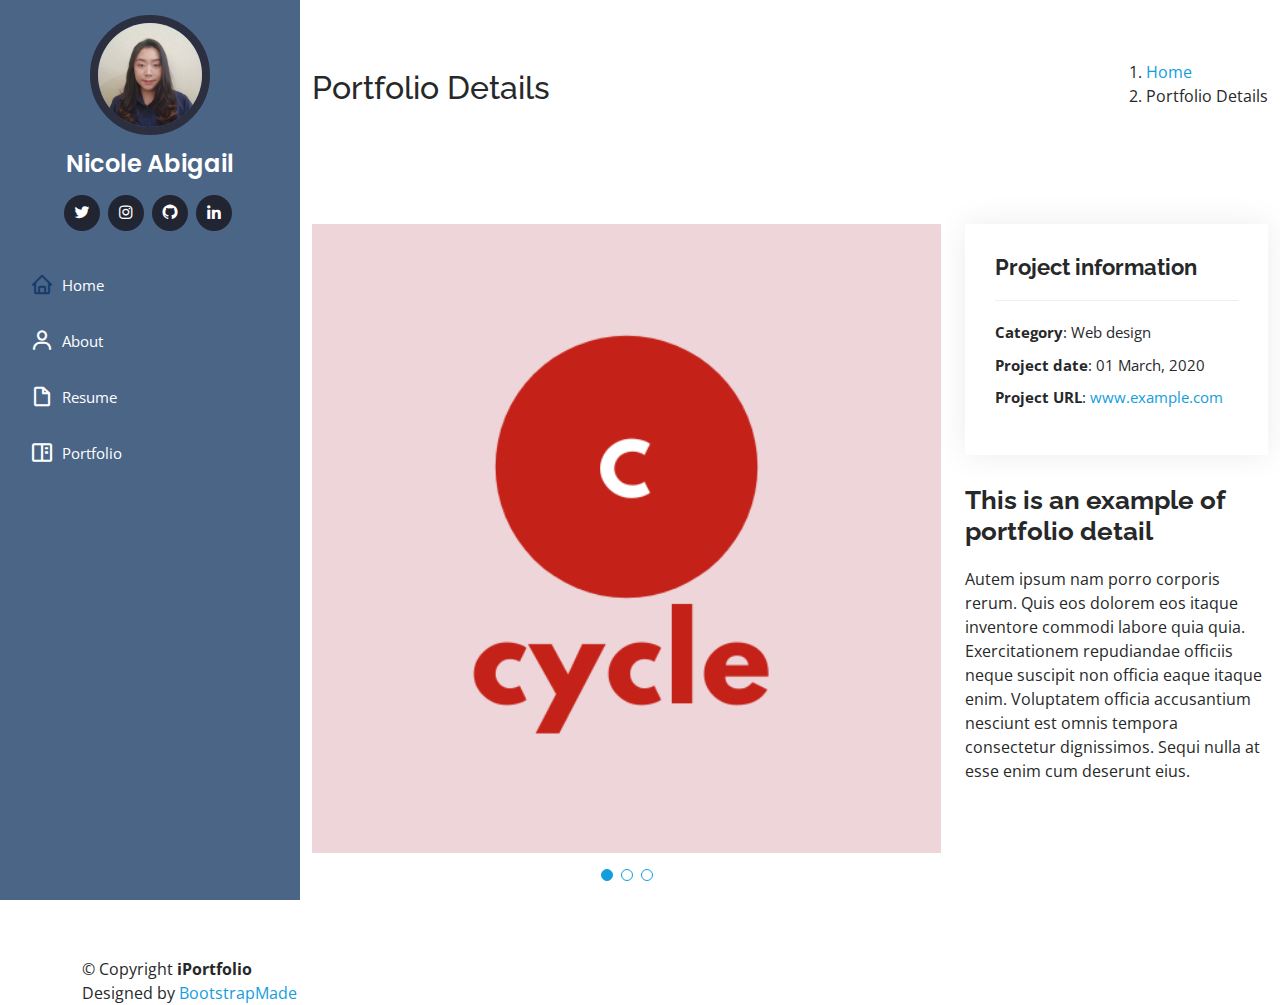
<file: portfolio-details.html>
<!DOCTYPE html>
<html lang="en">

<head>
  <meta charset="utf-8">
  <meta content="width=device-width, initial-scale=1.0" name="viewport">

  <title>Portfolio Details - iPortfolio Bootstrap Template</title>
  <meta content="" name="description">
  <meta content="" name="keywords">

  <!-- Favicons -->
  <link href="assets/img/apple-touch-icon.png" rel="apple-touch-icon">

  <!-- Google Fonts -->
  <link href="https://fonts.googleapis.com/css?family=Open+Sans:300,300i,400,400i,600,600i,700,700i|Raleway:300,300i,400,400i,500,500i,600,600i,700,700i|Poppins:300,300i,400,400i,500,500i,600,600i,700,700i" rel="stylesheet">

  <!-- Vendor CSS Files -->
  <link href="assets/vendor/aos/aos.css" rel="stylesheet">
  <link href="assets/vendor/bootstrap/css/bootstrap.min.css" rel="stylesheet">
  <link href="assets/vendor/bootstrap-icons/bootstrap-icons.css" rel="stylesheet">
  <link href="assets/vendor/boxicons/css/boxicons.min.css" rel="stylesheet">
  <link href="assets/vendor/glightbox/css/glightbox.min.css" rel="stylesheet">
  <link href="assets/vendor/swiper/swiper-bundle.min.css" rel="stylesheet">

  <!-- Template Main CSS File -->
  <link href="assets/css/style.css" rel="stylesheet">

  <!-- =======================================================
  * Template Name: iPortfolio - v3.6.0
  * Template URL: https://bootstrapmade.com/iportfolio-bootstrap-portfolio-websites-template/
  * Author: BootstrapMade.com
  * License: https://bootstrapmade.com/license/
  ======================================================== -->
</head>

<body>

  <!-- ======= Mobile nav toggle button ======= -->
  <i class="bi bi-list mobile-nav-toggle d-xl-none"></i>

  <!-- ======= Header ======= -->
  <header id="header">
    <div class="d-flex flex-column">

      <div class="profile">
        <img src="assets/img/portfolio/fotoprofile.png" alt="" class="img-fluid rounded-circle">
        <h1 class="text-light"><a href="index.html">Nicole Abigail</a></h1>
        <div class="social-links mt-3 text-center">
          <a href="#" class="twitter"><i class="bx bxl-twitter"></i></a>
          <a href="instagram.com/nicole.abigaill" class="instagram"><i class="bx bxl-instagram"></i></a>
          <a href="#" class="google-plus"><i class="bx bxl-github"></i></a>
          <a href="#" class="linkedin"><i class="bx bxl-linkedin"></i></a>
        </div>
      </div>

      <nav id="navbar" class="nav-menu navbar">
        <ul>
          <li><a href="#hero" class="nav-link scrollto active"><i class="bx bx-home"></i> <span>Home</span></a></li>
          <li><a href="#about" class="nav-link scrollto"><i class="bx bx-user"></i> <span>About</span></a></li>
          <li><a href="#resume" class="nav-link scrollto"><i class="bx bx-file-blank"></i> <span>Resume</span></a></li>
          <li><a href="#portfolio" class="nav-link scrollto"><i class="bx bx-book-content"></i> <span>Portfolio</span></a></li>
        </ul>
      </nav><!-- .nav-menu -->
    </div>
  </header><!-- End Header -->

  <main id="main">

    <!-- ======= Breadcrumbs ======= -->
    <section id="breadcrumbs" class="breadcrumbs">
      <div class="container">

        <div class="d-flex justify-content-between align-items-center">
          <h2>Portfolio Details</h2>
          <ol>
            <li><a href="index.html">Home</a></li>
            <li>Portfolio Details</li>
          </ol>
        </div>

      </div>
    </section><!-- End Breadcrumbs -->

    <!-- ======= Portfolio Details Section ======= -->
    <section id="portfolio-details" class="portfolio-details">
      <div class="container">

        <div class="row gy-4">

          <div class="col-lg-8">
            <div class="portfolio-details-slider swiper">
              <div class="swiper-wrapper align-items-center">

                <div class="swiper-slide">
                  <img src="assets/img/portfolio/logocycle.png" alt="">
                </div>

                <div class="swiper-slide">
                  <img src="assets/img/portfolio/logovmall.png" alt="">
                </div>

                <div class="swiper-slide">
                  <img src="assets/img/portfolio/logoaffame.png" alt="">
                </div>

              </div>
              <div class="swiper-pagination"></div>
            </div>
          </div>

          <div class="col-lg-4">
            <div class="portfolio-info">
              <h3>Project information</h3>
              <ul>
                <li><strong>Category</strong>: Web design</li>
                <li><strong>Project date</strong>: 01 March, 2020</li>
                <li><strong>Project URL</strong>: <a href="#">www.example.com</a></li>
              </ul>
            </div>
            <div class="portfolio-description">
              <h2>This is an example of portfolio detail</h2>
              <p>
                Autem ipsum nam porro corporis rerum. Quis eos dolorem eos itaque inventore commodi labore quia quia. Exercitationem repudiandae officiis neque suscipit non officia eaque itaque enim. Voluptatem officia accusantium nesciunt est omnis tempora consectetur dignissimos. Sequi nulla at esse enim cum deserunt eius.
              </p>
            </div>
          </div>

        </div>

      </div>
    </section><!-- End Portfolio Details Section -->

  </main><!-- End #main -->

  <!-- ======= Footer ======= -->
  <footer id="footer">
    <div class="container">
      <div class="copyright">
        &copy; Copyright <strong><span>iPortfolio</span></strong>
      </div>
      <div class="credits">
        <!-- All the links in the footer should remain intact. -->
        <!-- You can delete the links only if you purchased the pro version. -->
        <!-- Licensing information: https://bootstrapmade.com/license/ -->
        <!-- Purchase the pro version with working PHP/AJAX contact form: https://bootstrapmade.com/iportfolio-bootstrap-portfolio-websites-template/ -->
        Designed by <a href="https://bootstrapmade.com/">BootstrapMade</a>
      </div>
    </div>
  </footer><!-- End  Footer -->

  <a href="#" class="back-to-top d-flex align-items-center justify-content-center"><i class="bi bi-arrow-up-short"></i></a>

  <!-- Vendor JS Files -->
  <script src="assets/vendor/aos/aos.js"></script>
  <script src="assets/vendor/bootstrap/js/bootstrap.bundle.min.js"></script>
  <script src="assets/vendor/glightbox/js/glightbox.min.js"></script>
  <script src="assets/vendor/isotope-layout/isotope.pkgd.min.js"></script>
  <script src="assets/vendor/php-email-form/validate.js"></script>
  <script src="assets/vendor/purecounter/purecounter.js"></script>
  <script src="assets/vendor/swiper/swiper-bundle.min.js"></script>
  <script src="assets/vendor/typed.js/typed.min.js"></script>
  <script src="assets/vendor/waypoints/noframework.waypoints.js"></script>

  <!-- Template Main JS File -->
  <script src="assets/js/main.js"></script>

</body>

</html>
</file>
<file: assets/css/style.css>
/*--------------------------------------------------------------
# General
--------------------------------------------------------------*/
body {
  font-family: "Open Sans", sans-serif;
  color: #272829;
}

a {
  color: #149ddd;
  text-decoration: none;
}

a:hover {
  color: #37b3ed;
  text-decoration: none;
}

h1, h2, h3, h4, h5, h6 {
  font-family: "Raleway", sans-serif;
}

/*--------------------------------------------------------------
# Back to top button
--------------------------------------------------------------*/
.back-to-top {
  position: fixed;
  visibility: hidden;
  opacity: 0;
  right: 15px;
  bottom: 15px;
  z-index: 996;
  background: #4B6587;
  width: 40px;
  height: 40px;
  border-radius: 50px;
  transition: all 0.4s;
}
.back-to-top i {
  font-size: 28px;
  color: #fff;
  line-height: 0;
}
.back-to-top:hover {
  background: #AD7D9D;
  color: #fff;
}
.back-to-top.active {
  visibility: visible;
  opacity: 1;
}

/*--------------------------------------------------------------
# Header
--------------------------------------------------------------*/
#header {
  position: fixed;
  top: 0;
  left: 0;
  bottom: 0;
  width: 300px;
  transition: all ease-in-out 0.5s;
  z-index: 9997;
  transition: all 0.5s;
  padding: 0 15px;
  background: #4B6587;
  overflow-y: auto;
}
#header .profile img {
  margin: 15px auto;
  display: block;
  width: 120px;
  border: 8px solid #2c2f3f;
}
#header .profile h1 {
  font-size: 24px;
  margin: 0;
  padding: 0;
  font-weight: 600;
  -moz-text-align-last: center;
  text-align-last: center;
  font-family: "Poppins", sans-serif;
}
#header .profile h1 a, #header .profile h1 a:hover {
  color: #fff;
  text-decoration: none;
}
#header .profile .social-links a {
  font-size: 18px;
  display: inline-block;
  background: #212431;
  color: #fff;
  line-height: 1;
  padding: 8px 0;
  margin-right: 4px;
  border-radius: 50%;
  text-align: center;
  width: 36px;
  height: 36px;
  transition: 0.3s;
}
#header .profile .social-links a:hover {
  background: #149ddd;
  color: #fff;
  text-decoration: none;
}

#main {
  margin-left: 300px;
}

@media (max-width: 1199px) {
  #header {
    left: -300px;
  }

  #main {
    margin-left: 0;
  }
}
/*--------------------------------------------------------------
# Navigation Menu
--------------------------------------------------------------*/
/* Desktop Navigation */
.nav-menu {
  padding: 30px 0 0 0;
}
.nav-menu * {
  margin: 0;
  padding: 0;
  list-style: none;
}
.nav-menu > ul > li {
  position: relative;
  white-space: nowrap;
}
.nav-menu a, .nav-menu a:focus {
  display: flex;
  align-items: center;
  color: white;
  padding: 12px 15px;
  margin-bottom: 8px;
  transition: 0.3s;
  font-size: 15px;
}
.nav-menu a i, .nav-menu a:focus i {
  font-size: 24px;
  padding-right: 8px;
  color: white;
}
.nav-menu a:hover, .nav-menu .active, .nav-menu .active:focus, .nav-menu li:hover > a {
  text-decoration: none;
  color: #fff;
}
.nav-menu a:hover i, .nav-menu .active i, .nav-menu .active:focus i, .nav-menu li:hover > a i {
  color: #173b6c;
}

/* Mobile Navigation */
.mobile-nav-toggle {
  position: fixed;
  right: 15px;
  top: 15px;
  z-index: 9998;
  border: 0;
  font-size: 24px;
  transition: all 0.4s;
  outline: none !important;
  background-color: #149ddd;
  color: #fff;
  width: 40px;
  height: 40px;
  display: inline-flex;
  align-items: center;
  justify-content: center;
  line-height: 0;
  border-radius: 50px;
  cursor: pointer;
}

.mobile-nav-active {
  overflow: hidden;
}
.mobile-nav-active #header {
  left: 0;
}

/*--------------------------------------------------------------
# Hero Section
--------------------------------------------------------------*/
#hero {
  width: 100%;
  height: 100vh;
  background: url("../img/portfolio/bgcreamfix.png") top center;
  background-size: cover;
}
#hero:before {
  content: "";
  position: absolute;
  bottom: 0;
  top: 0;
  left: 0;
  right: 0;
  z-index: 1;
}
#hero .hero-container {
  position: relative;
  z-index: 2;
  min-width: 300px;
}
#hero h1 {
  margin: 0 0 10px 0;
  font-size: 64px;
  font-weight: 700;
  line-height: 56px;
  color: #4B6587;
}
#hero p {
  color:#4B6587;
  margin-bottom: 50px;
  font-size: 26px;
  font-family: "Poppins", sans-serif;
}
#hero p span {
  color:#4B6587;
  padding-bottom: 4px;
  letter-spacing: 1px;
  border-bottom: 3px solid #AD7D9D;
}
@media (min-width: 1024px) {
  #hero {
    background-attachment: fixed;
  }
}
@media (max-width: 768px) {
  #hero h1 {
    font-size: 28px;
    line-height: 36px;
  }
  #hero h2 {
    font-size: 18px;
    line-height: 24px;
    margin-bottom: 30px;
  }
}

/*--------------------------------------------------------------
# Sections General
--------------------------------------------------------------*/
section {
  padding: 60px 0;
  overflow: hidden;
}

.section-bg {
  background: #f5f8fd;
}

.section-title {
  padding-bottom: 30px;
}
.section-title h2 {
  font-size: 32px;
  font-weight: bold;
  margin-bottom: 20px;
  padding-bottom: 20px;
  position: relative;
  color: #173b6c;
}
.section-title h2::after {
  content: "";
  position: absolute;
  display: block;
  width: 50px;
  height: 3px;
  background: #AD7D9D;
  bottom: 0;
  left: 0;
}
.section-title p {
  margin-bottom: 0;
}

/*--------------------------------------------------------------
# About
--------------------------------------------------------------*/
.about .content h3 {
  font-weight: 700;
  font-size: 26px;
  color: #173b6c;
}
.about .content ul {
  list-style: none;
  padding: 0;
}
.about .content ul li {
  margin-bottom: 20px;
  display: flex;
  align-items: center;
}
.about .content ul strong {
  margin-right: 10px;
}
.about .content ul i {
  font-size: 16px;
  margin-right: 5px;
  color:#AD7D9D;
  line-height: 0;
}
.about .content p:last-child {
  margin-bottom: 0;
}


/*--------------------------------------------------------------
# skills
--------------------------------------------------------------*/
.skills .progress {
  height: 60px;
  display: block;
  background: none;
  border-radius: 0;
}
.skills .progress .skill {
  padding: 0;
  margin: 0 0 6px 0;
  text-transform: uppercase;
  display: block;
  font-weight: 600;
  font-family: "Poppins", sans-serif;
  color: #050d18;
}
.skills .progress .skill .val {
  float: right;
  font-style: normal;
}
.skills .progress-bar-wrap {
  background: #dce8f8;
  height: 10px;
}
.skills .progress-bar {
  width: 1px;
  height: 10px;
  transition: 0.9s;
  background-color:#4B6587;
}
.skills .progress-bar .bg-success {
  width: 1px;
  height: 10px;
  transition: 0.9s;
  background-color:#AD7D9D;
}




/*--------------------------------------------------------------
# Resume
--------------------------------------------------------------*/
.resume .resume-title {
  font-size: 26px;
  font-weight: 700;
  margin-top: 20px;
  margin-bottom: 20px;
  color: #050d18;
}
.resume .resume-item {
  padding: 0 0 20px 20px;
  margin-top: -2px;
  border-left: 2px solid #173b6c;
  position: relative;
}
.resume .resume-item h4 {
  line-height: 18px;
  font-size: 18px;
  font-weight: 600;
  text-transform: uppercase;
  font-family: "Poppins", sans-serif;
  color: #050d18;
  margin-bottom: 10px;
}
.resume .resume-item h5 {
  font-size: 16px;
  background: #e4edf9;
  padding: 5px 15px;
  display: inline-block;
  font-weight: 600;
  margin-bottom: 10px;
}
.resume .resume-item ul {
  padding-left: 20px;
}
.resume .resume-item ul li {
  padding-bottom: 10px;
}
.resume .resume-item:last-child {
  padding-bottom: 0;
}
.resume .resume-item::before {
  content: "";
  position: absolute;
  width: 16px;
  height: 16px;
  border-radius: 50px;
  left: -9px;
  top: 0;
  background: #fff;
  border: 2px solid #173b6c;
}

/*--------------------------------------------------------------
# CV
--------------------------------------------------------------*/
.cv .cv-item {
  margin-bottom: 30px;
}
.cv #cv-flters {
  padding: 0;
  margin: 0 auto 35px auto;
  list-style: none;
  text-align: center;
  background: #D5D9DB;
  border-radius: 50px;
  padding: 2px 15px;
}
.cv #cv-flters li {
  cursor: pointer;
  display: inline-block;
  padding: 10px 15px 8px 15px;
  font-size: 14px;
  font-weight: 600;
  line-height: 1;
  text-transform: uppercase;
  color: #272829;
  margin-bottom: 5px;
  transition: all 0.3s ease-in-out;
}
.cv #cv-flters li:hover, .cv #cv-flters li.filter-active {
  color: #173b6c;
}
.cv #cv-flters li:last-child {
  margin-right: 0;
}
.cv .cv-wrap {
  transition: 0.3s;
  position: relative;
  overflow: hidden;
  z-index: 1;
}
.cv .cv-wrap::before {
  content: "";
  background: rgba(255, 255, 255, 0.5);
  position: absolute;
  left: 0;
  right: 0;
  top: 0;
  bottom: 0;
  transition: all ease-in-out 0.3s;
  z-index: 2;
  opacity: 0;
}
.cv .cv-wrap .cv-links {
  opacity: 1;
  left: 0;
  right: 0;
  bottom: -60px;
  z-index: 3;
  position: absolute;
  transition: all ease-in-out 0.3s;
  display: flex;
  justify-content: center;
}
.cv .cv-wrap .cv-links a {
  color: #fff;
  font-size: 28px;
  text-align: center;
  background: #173b6c;
  transition: 0.3s;
  width: 50%;
}
.cv .cv-wrap .cv-links a:hover {
  background: #AD7D9D;
}
.cv .cv-wrap .cv-links a + a {
  border-left: 1px solid #173b6c;
}
.cv .cv-wrap:hover::before {
  top: 0;
  left: 0;
  right: 0;
  bottom: 0;
  opacity: 0.3;
}
.cv .cv-wrap:hover .cv-links {
  opacity: 1;
  bottom: 0;
}


/*--------------------------------------------------------------
# Portfolio
--------------------------------------------------------------*/
.portfolio .portfolio-item {
  margin-bottom: 30px;
}
.portfolio #portfolio-flters {
  padding: 0;
  margin: 0 auto 35px auto;
  list-style: none;
  text-align: center;
  background: #D5D9DB;
  border-radius: 50px;
  padding: 2px 15px;
}
.portfolio #portfolio-flters li {
  cursor: pointer;
  display: inline-block;
  padding: 10px 15px 8px 15px;
  font-size: 14px;
  font-weight: 600;
  line-height: 1;
  text-transform: uppercase;
  color: #272829;
  margin-bottom: 5px;
  transition: all 0.3s ease-in-out;
}
.portfolio #portfolio-flters li:hover, .portfolio #portfolio-flters li.filter-active {
  color: #173b6c;
}
.portfolio #portfolio-flters li:last-child {
  margin-right: 0;
}
.portfolio .portfolio-wrap {
  transition: 0.3s;
  position: relative;
  overflow: hidden;
  z-index: 1;
}
.portfolio .portfolio-wrap::before {
  content: "";
  background: rgba(255, 255, 255, 0.5);
  position: absolute;
  left: 0;
  right: 0;
  top: 0;
  bottom: 0;
  transition: all ease-in-out 0.3s;
  z-index: 2;
  opacity: 0;
}
.portfolio .portfolio-wrap .portfolio-links {
  opacity: 1;
  left: 0;
  right: 0;
  bottom: -60px;
  z-index: 3;
  position: absolute;
  transition: all ease-in-out 0.3s;
  display: flex;
  justify-content: center;
}
.portfolio .portfolio-wrap .portfolio-links a {
  color: #fff;
  font-size: 28px;
  text-align: center;
  background: #173b6c;
  transition: 0.3s;
  width: 50%;
}
.portfolio .portfolio-wrap .portfolio-links a:hover {
  background: #AD7D9D;
}
.portfolio .portfolio-wrap .portfolio-links a + a {
  border-left: 1px solid #173b6c;
}
.portfolio .portfolio-wrap:hover::before {
  top: 0;
  left: 0;
  right: 0;
  bottom: 0;
  opacity: 0.3;
}
.portfolio .portfolio-wrap:hover .portfolio-links {
  opacity: 1;
  bottom: 0;
}

/*--------------------------------------------------------------
# Portfolio Details
--------------------------------------------------------------*/
.portfolio-details {
  padding-top: 40px;
}
.portfolio-details .portfolio-details-slider img {
  width: 100%;
}
.portfolio-details .portfolio-details-slider .swiper-pagination {
  margin-top: 20px;
  position: relative;
}
.portfolio-details .portfolio-details-slider .swiper-pagination .swiper-pagination-bullet {
  width: 12px;
  height: 12px;
  background-color: #fff;
  opacity: 1;
  border: 1px solid #149ddd;
}
.portfolio-details .portfolio-details-slider .swiper-pagination .swiper-pagination-bullet-active {
  background-color: #149ddd;
}
.portfolio-details .portfolio-info {
  padding: 30px;
  box-shadow: 0px 0 30px rgba(5, 13, 24, 0.08);
}
.portfolio-details .portfolio-info h3 {
  font-size: 22px;
  font-weight: 700;
  margin-bottom: 20px;
  padding-bottom: 20px;
  border-bottom: 1px solid #eee;
}
.portfolio-details .portfolio-info ul {
  list-style: none;
  padding: 0;
  font-size: 15px;
}
.portfolio-details .portfolio-info ul li + li {
  margin-top: 10px;
}
.portfolio-details .portfolio-description {
  padding-top: 30px;
}
.portfolio-details .portfolio-description h2 {
  font-size: 26px;
  font-weight: 700;
  margin-bottom: 20px;
}
.portfolio-details .portfolio-description p {
  padding: 0;
}
</file>
